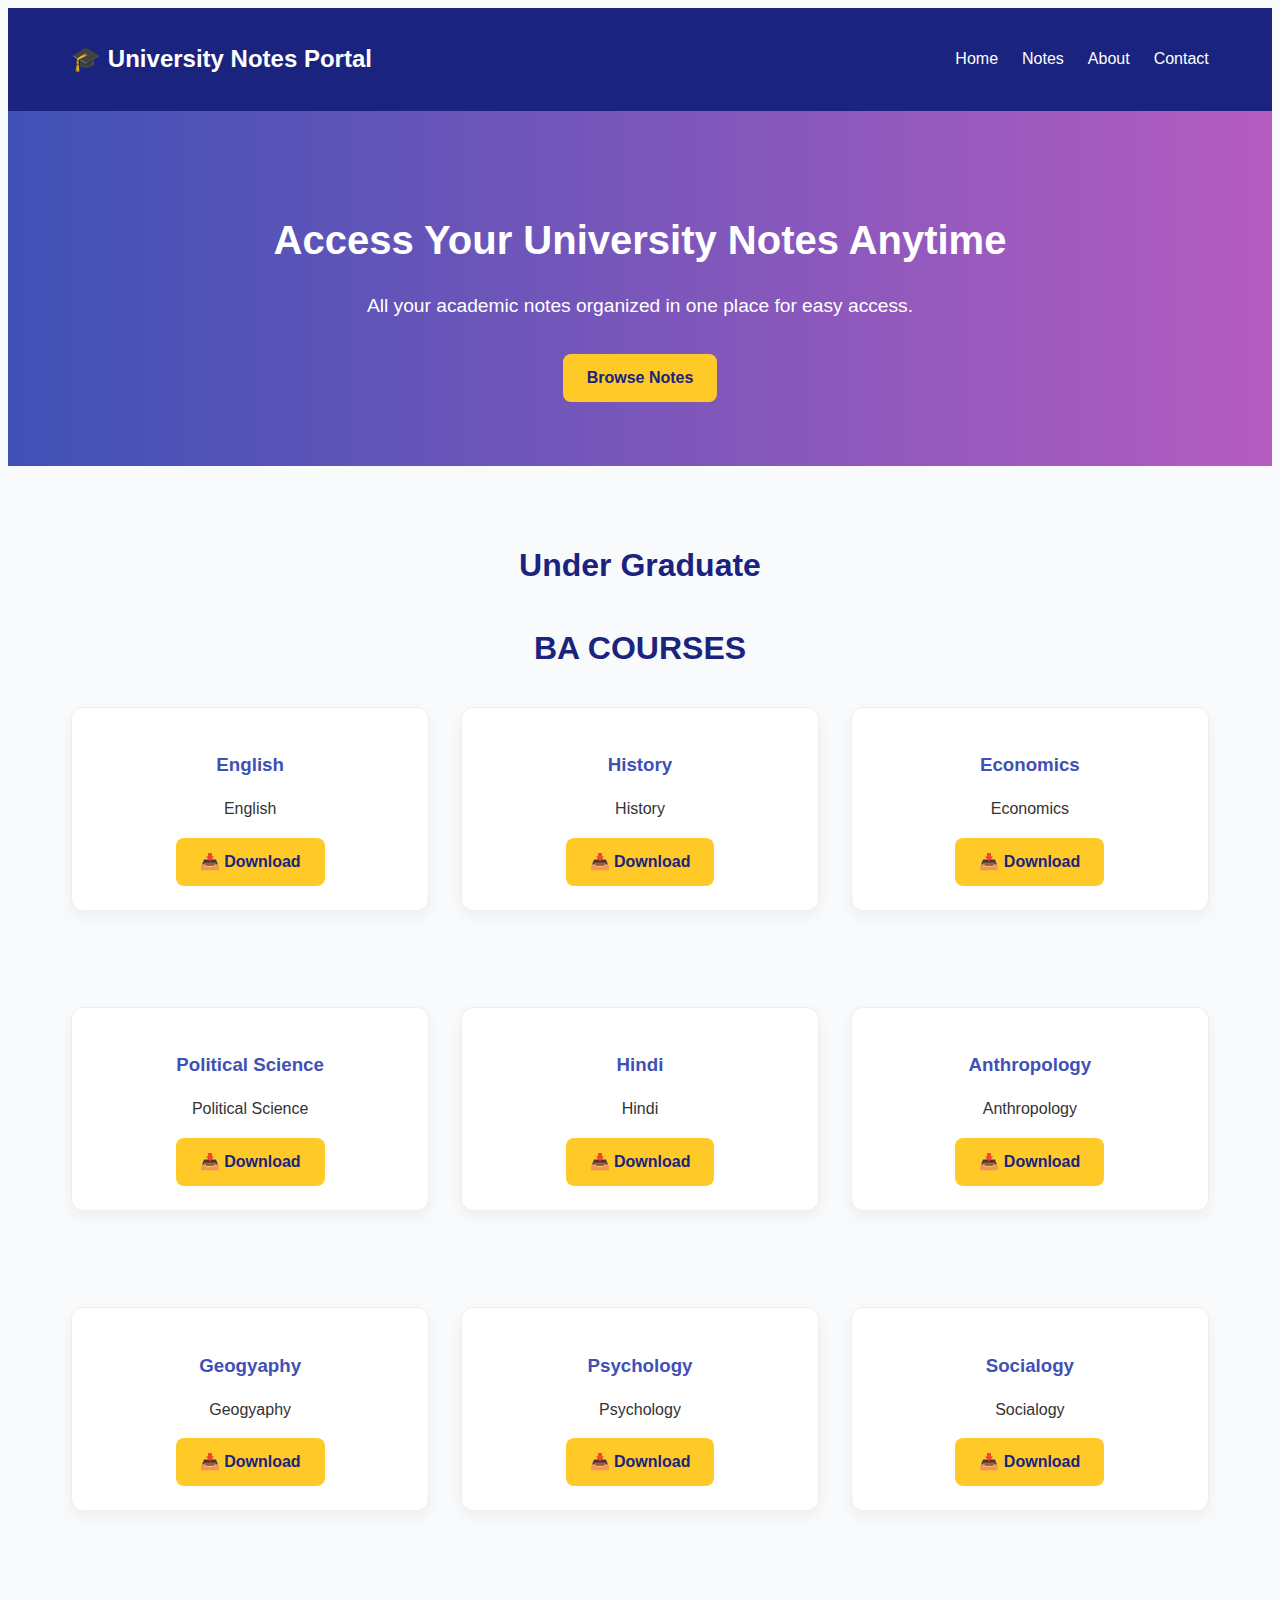
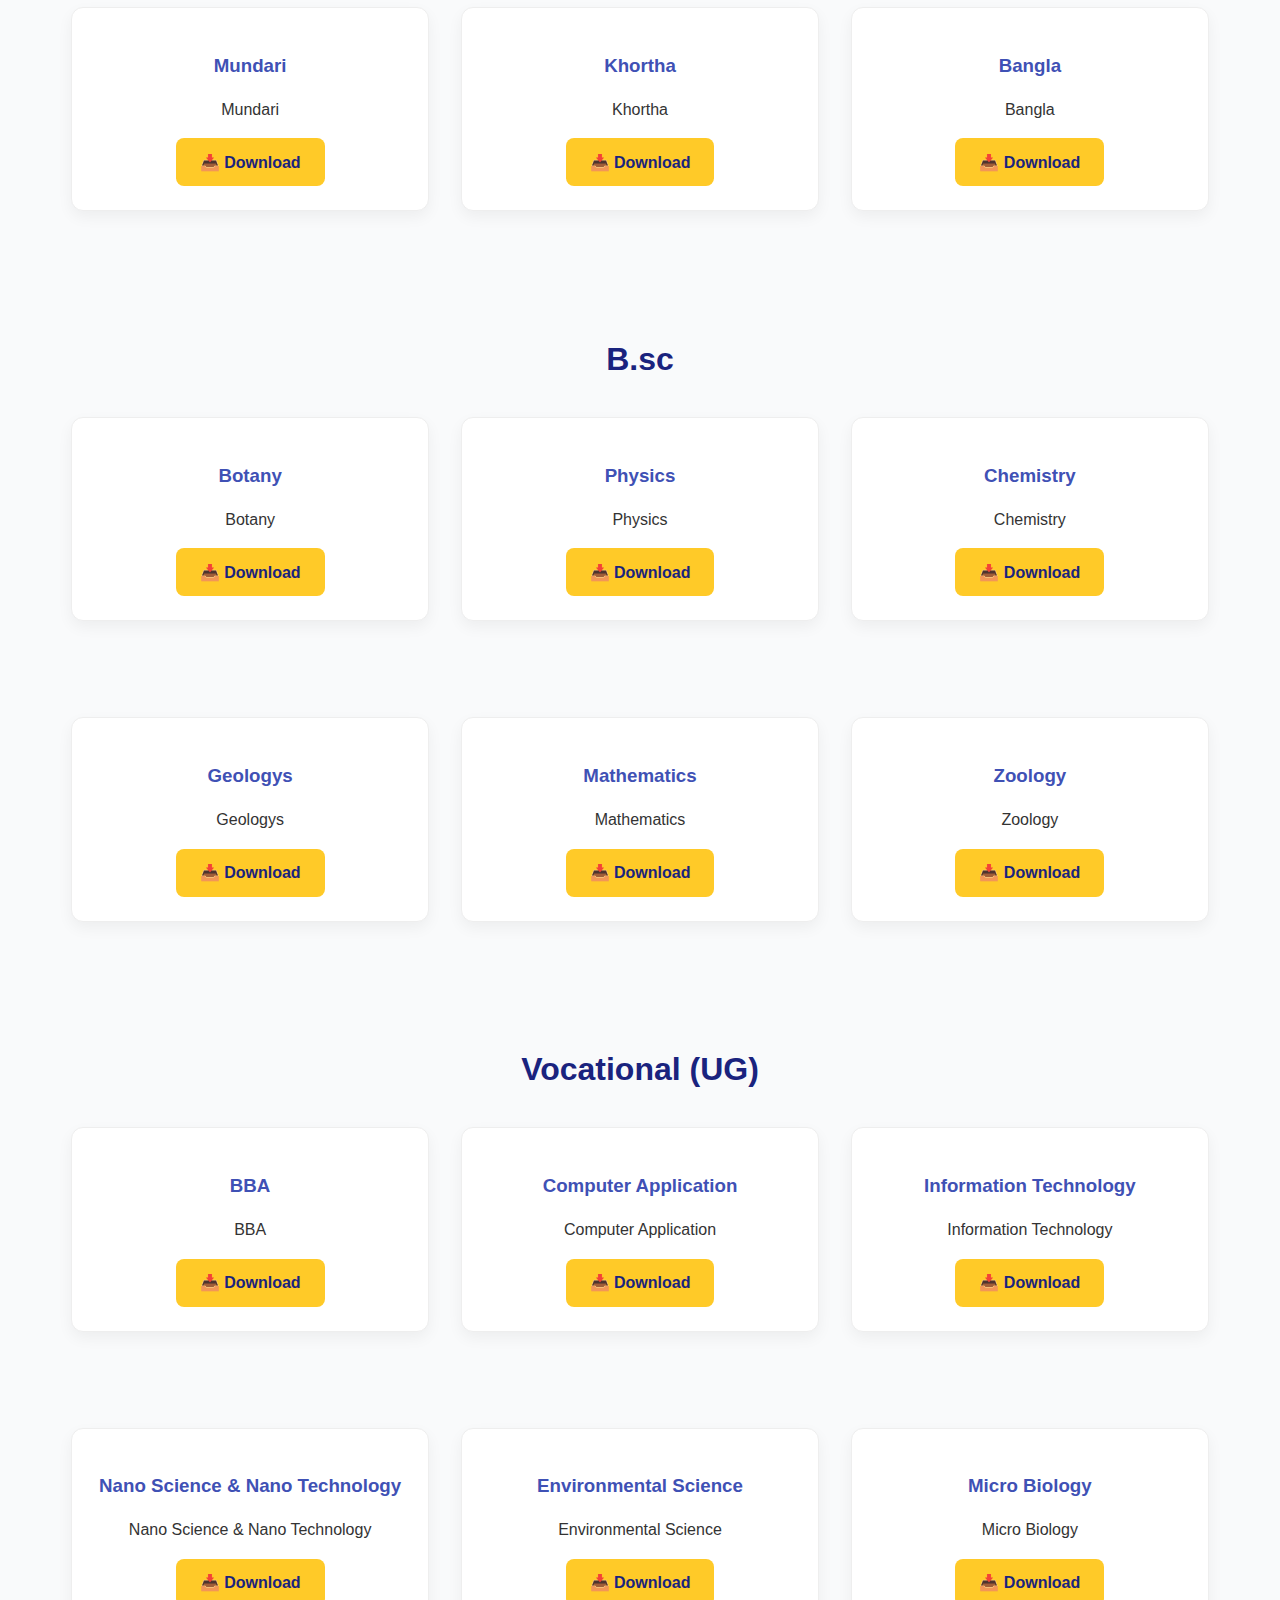
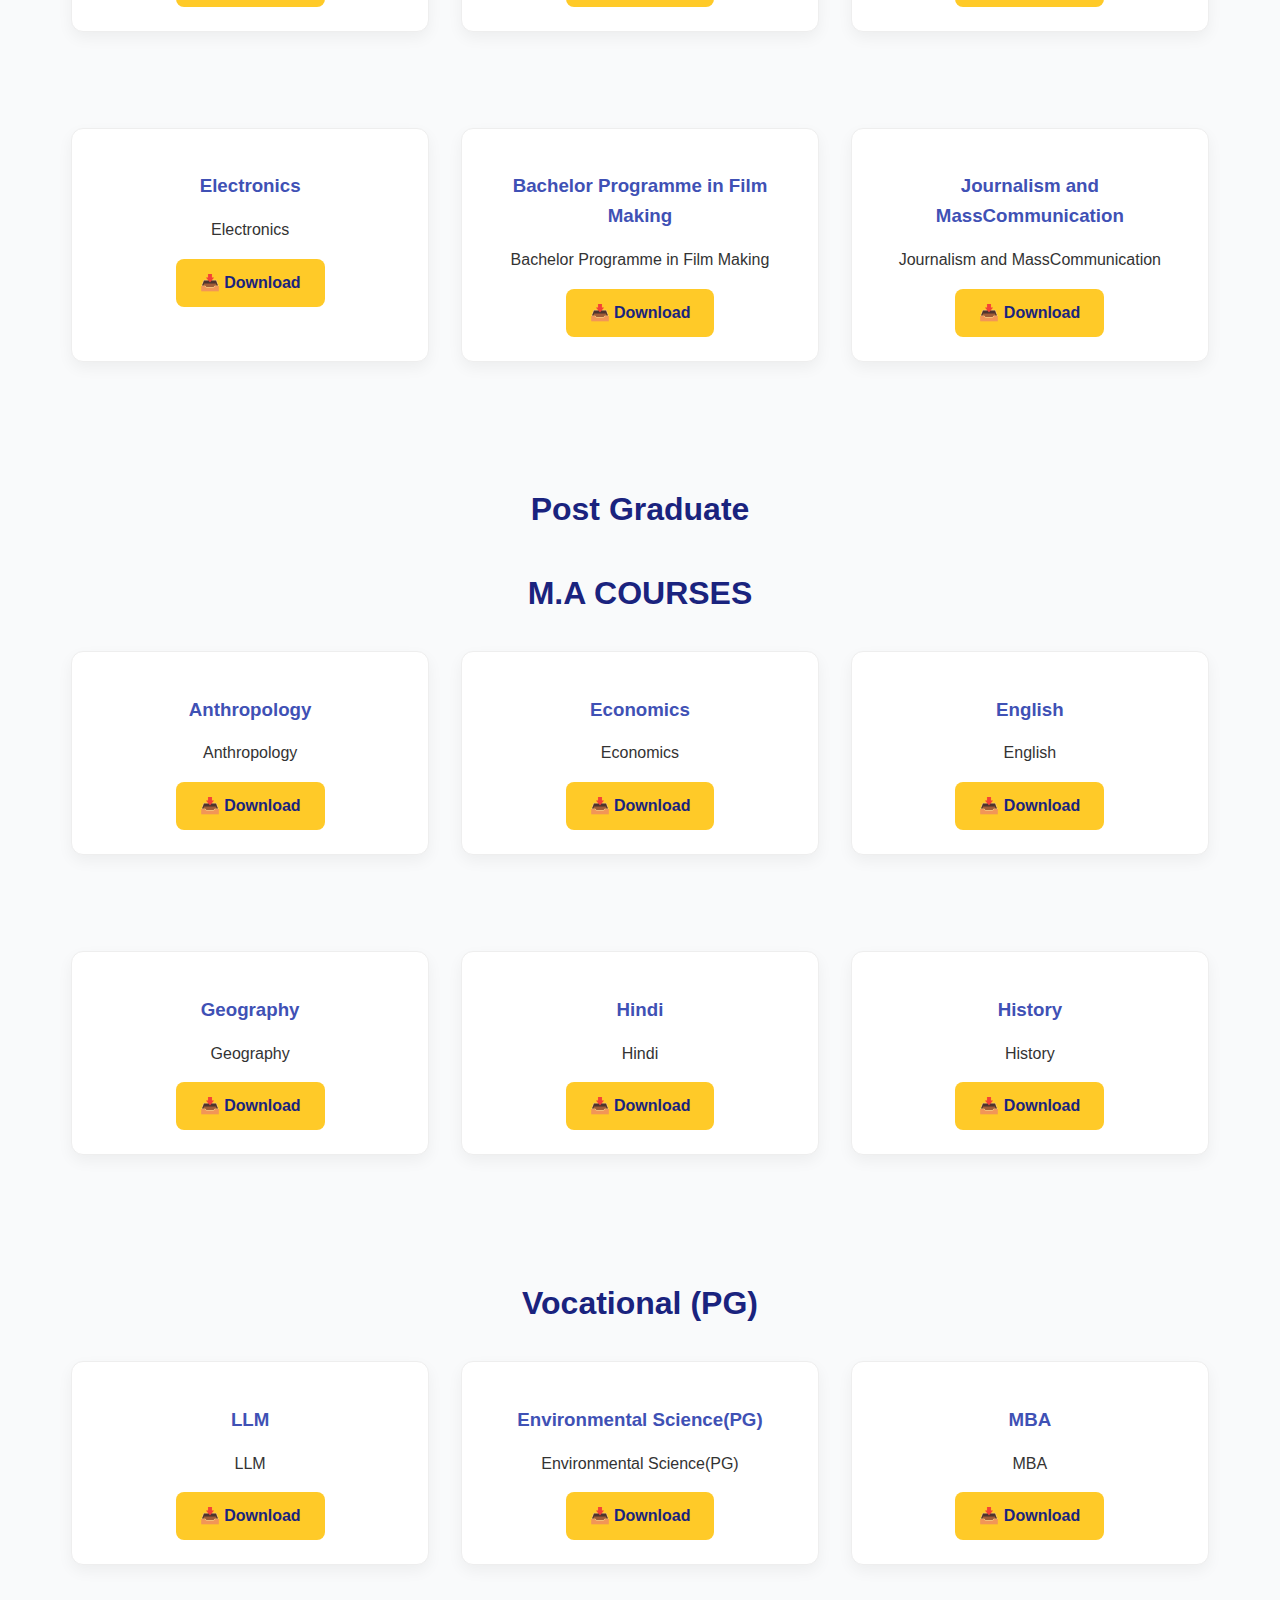
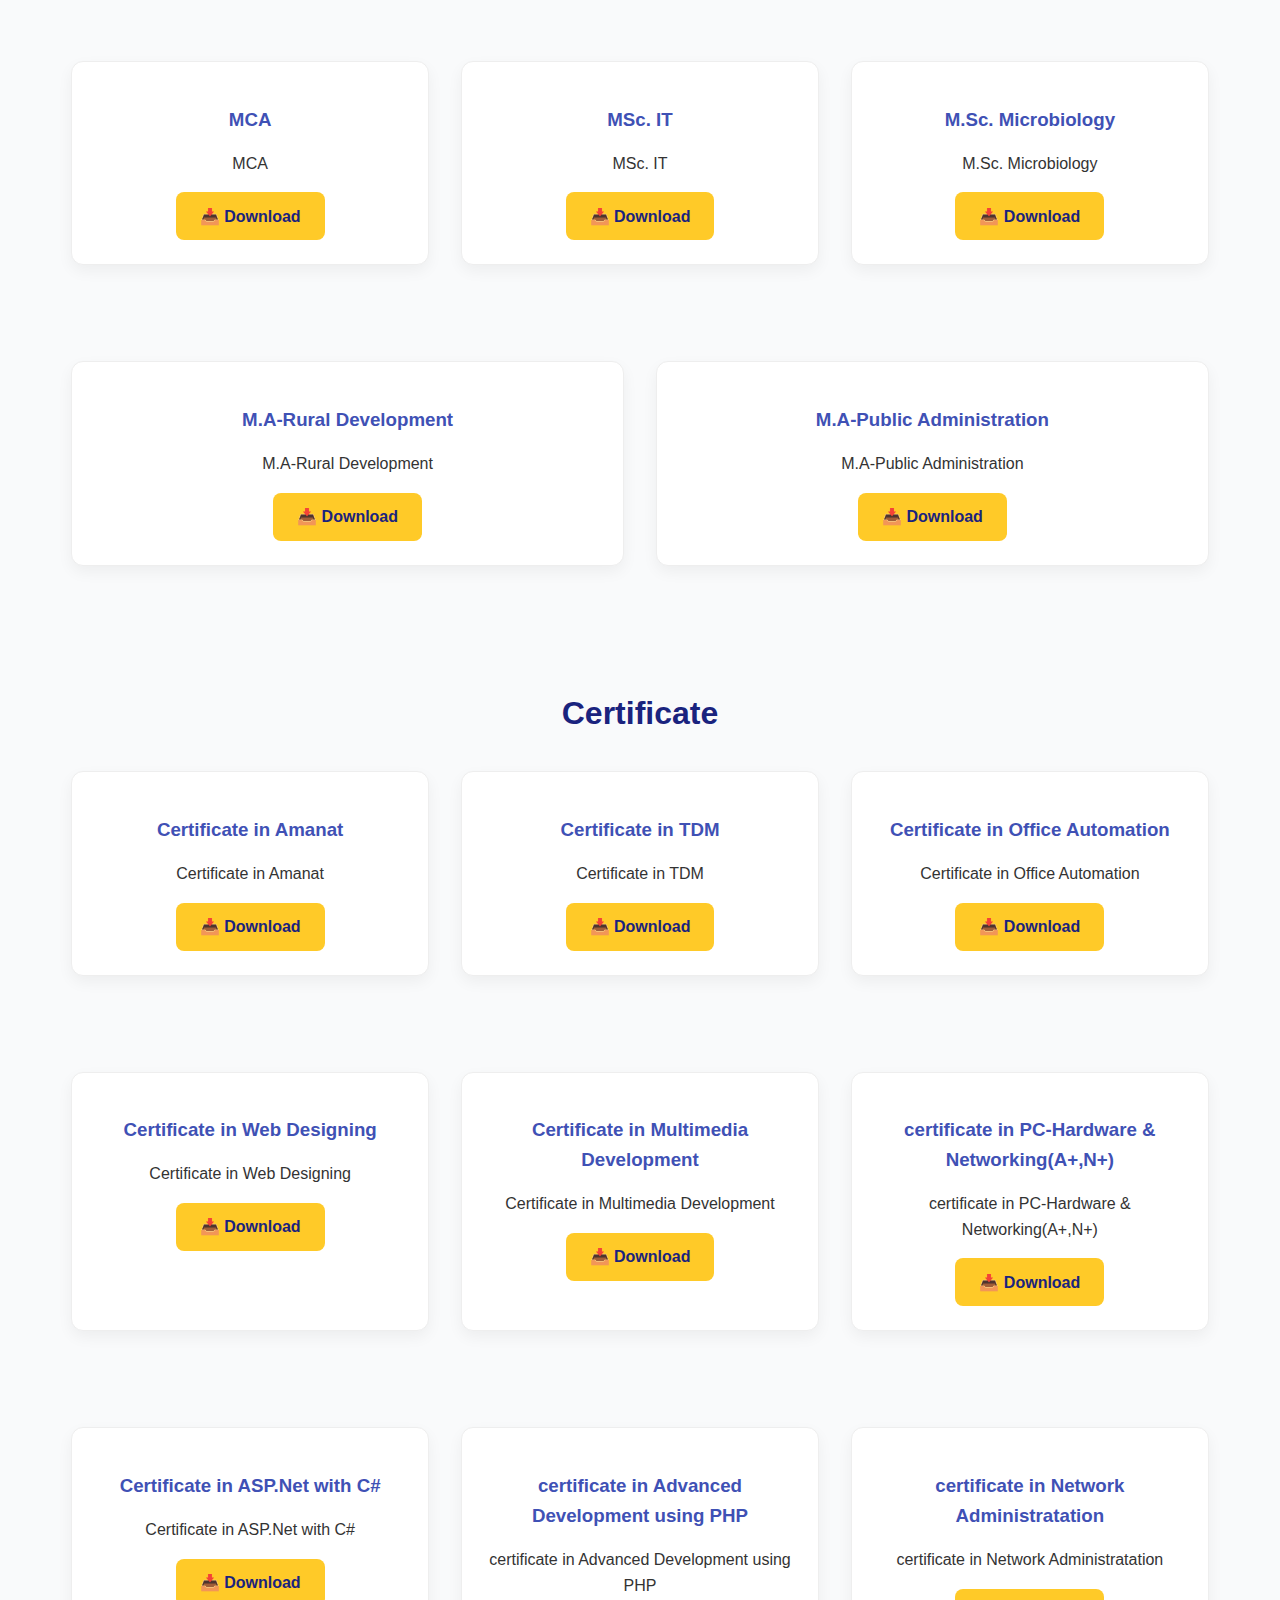
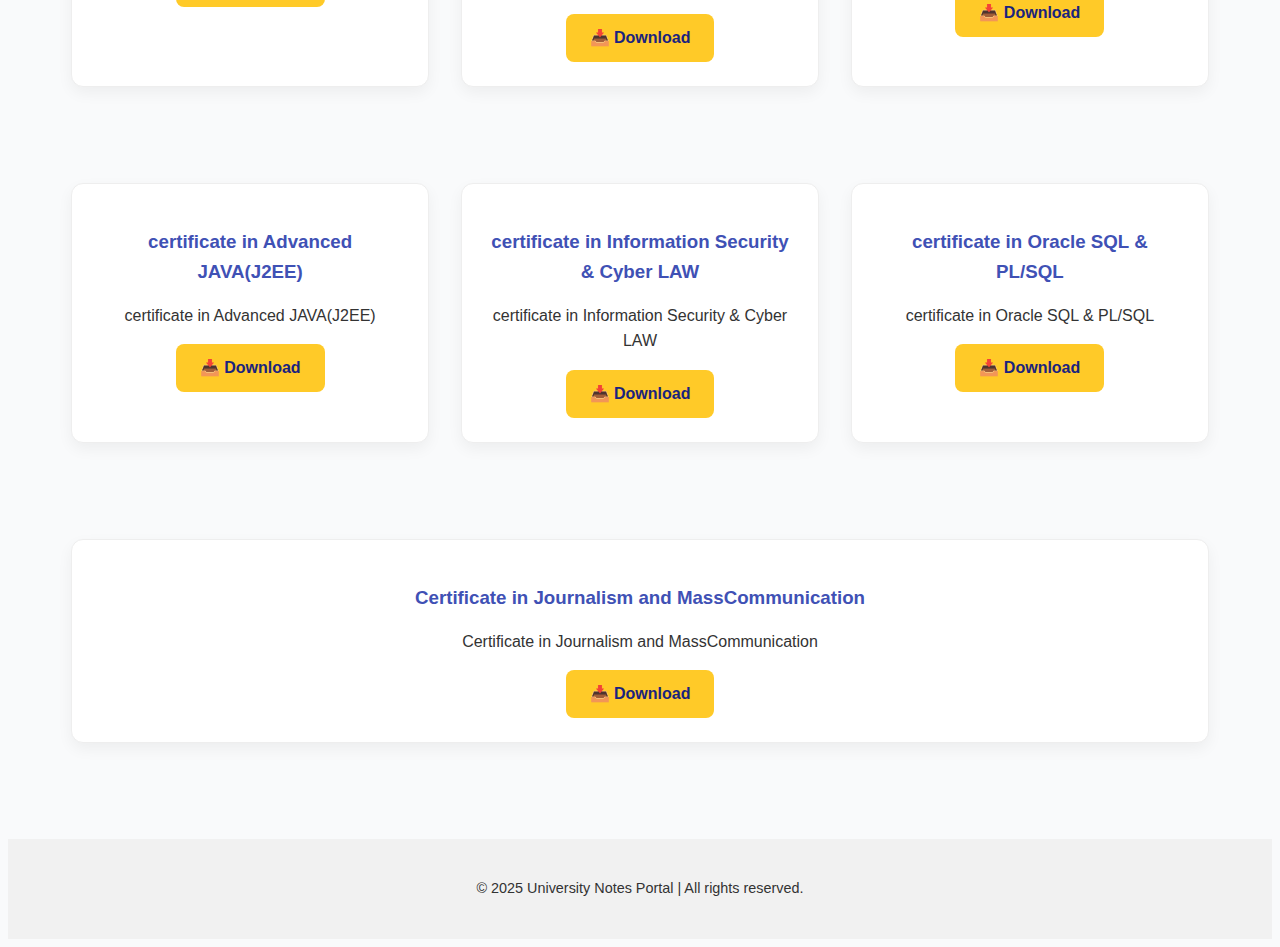
<file: index.html>
<!DOCTYPE html>
<html lang="en">
<head>
  <meta charset="UTF-8" />
  <meta name="viewport" content="width=device-width, initial-scale=1.0" />
  <title>University Notes Portal</title>
  <link rel="stylesheet" href="style.css" />
</head>
<body>

  <!-- Navbar -->
  <header>
    <div class="container nav">
      <h1 class="logo">🎓 University Notes Portal</h1>
      <nav>
        <ul class="nav-links">
          <li><a href="#">Home</a></li>
          <li><a href="#notes">Notes</a></li>
          <li><a href="about.html">About</a></li>
          <li><a href="contact.html">Contact</a></li>
        </ul>
      </nav>
    </div>
  </header>

  <!-- Hero Section -->
  <section class="hero">
    <div class="container">
      <h2>Access Your University Notes Anytime</h2>
      <p>All your academic notes organized in one place for easy access.</p>
      <a href="#notes" class="btn">Browse Notes</a>
    </div>
  </section>

  <!-- Notes Section -->
  <section class="notes-section" id="notes">
    <div class="container">
      <h2 class="section-title">Under Graduate</h2>
      <h2 class="section-title">BA COURSES</h2>
      <div class="notes-grid">
        <div class="note-card">
          <h3>English</h3>
          <p>English</p>
          <a href="https://drive.google.com/drive/folders/1Sfe1GZgCE5LyvqhF-HnLwfR7GpMi6tYX?usp=sharing" class="btn" download>📥 Download</a>
        </div>
        <div class="note-card">
          <h3>History</h3>
          <p>History</p>
          <a href="https://drive.google.com/drive/folders/1kkQqWu_fTuCFcDo4EeWLrD_IOzd0Eu3K?usp=sharing" class="btn" download>📥 Download</a>
        </div>
        <div class="note-card">
          <h3>Economics</h3>
          <p>Economics</p>
          <a href="https://drive.google.com/drive/folders/1g3PzD_6aKeO5RcHNIdhDuXQQie4J71Oc?usp=sharing" class="btn" download>📥 Download</a>
        </div>
      </div>
    </div>
  </section>


  <!-- Notes Section -->
  <section class="notes-section" id="notes">
    <div class="container">
      <!-- <h2 class="section-title">Available Subjects</h2> -->
      <div class="notes-grid">
        <div class="note-card">
          <h3>Political Science</h3>
          <p>Political Science</p>
          <a href="https://drive.google.com/drive/folders/1PlQ0tVplHlLB_fwuRusPPH_9iQvPx0ZY?usp=sharing" class="btn" download>📥 Download</a>
        </div>
        <div class="note-card">
          <h3>Hindi</h3>
          <p>Hindi</p>
          <a href="https://drive.google.com/drive/folders/1wI931e6pDTViReVEWR-v0H-H4DNLYNNB?usp=sharing" class="btn" download>📥 Download</a>
        </div>
        <div class="note-card">
          <h3>Anthropology </h3>
          <p>Anthropology</p>
          <a href="https://drive.google.com/drive/folders/1EHIkfrVHJwNZzIMInKKUQ-XXxNUJnNPs?usp=sharing" class="btn" download>📥 Download</a>
        </div>
      </div>
    </div>
  </section>



   <!-- Notes Section -->
  <section class="notes-section" id="notes">
    <div class="container">
      <!-- <h2 class="section-title">Pg Subjects</h2> -->
      <div class="notes-grid">
        <div class="note-card">
          <h3>Geogyaphy</h3>
          <p>Geogyaphy</p>
          <a href="https://drive.google.com/drive/folders/18CogHtDuEJDZdS9jRrZM5bZhtZXuu9V4?usp=sharing" class="btn" download>📥 Download</a>
        </div>
        <div class="note-card">
          <h3>Psychology</h3>
          <p>Psychology</p>
          <a href="https://drive.google.com/drive/folders/1nw5uAFTSagDSJWqObhZrg-CE7n0p__rV?usp=sharing" class="btn" download>📥 Download</a>
        </div>
        <div class="note-card">
          <h3>Socialogy</h3>
          <p>Socialogy</p>
          <a href="https://drive.google.com/drive/folders/1v34N6ZNr7JVA7ZmsNlpoRV4eMVE1D7rY?usp=sharing" class="btn" download>📥 Download</a>
        </div>
      </div>
    </div>
  </section>




   <!-- Notes Section -->
  <section class="notes-section" id="notes">
    <div class="container">
      <!-- <h2 class="section-title">Available Subjects</h2> -->
      <div class="notes-grid">
        <div class="note-card">
          <h3>Mundari</h3>
          <p>Mundari</p>
          <a href="https://drive.google.com/drive/folders/1dro6NrisHfCXRGGdA6IviEC51UKXyT3C?usp=sharing" class="btn" download>📥 Download</a>
        </div>
        <div class="note-card">
          <h3>Khortha </h3>
          <p>Khortha</p>
          <a href="https://drive.google.com/drive/folders/1WkZuNUekERLGvRxJ-A_7rBqATJ1zNiJt?usp=sharing" class="btn" download>📥 Download</a>
        </div>
        <div class="note-card">
          <h3>Bangla </h3>
          <p>Bangla</p>
          <a href="https://drive.google.com/drive/folders/17CIsaEL8O3VLeZGAB7JBm6lwGAW2vyDW?usp=sharing" class="btn" download>📥 Download</a>
        </div>
      </div>
    </div>
  </section>




   <!-- Notes Section -->
  <section class="notes-section" id="notes">
    <div class="container">
      <h2 class="section-title">B.sc </h2>
      <div class="notes-grid">
        <div class="note-card">
          <h3>Botany</h3>
          <p>Botany</p>
          <a href="https://drive.google.com/drive/folders/12xNZEhKsf51rZfUNGhg20AJOPDnz1up1?usp=sharing" class="btn" download>📥 Download</a>
        </div>
        <div class="note-card">
          <h3>Physics</h3>
          <p>Physics</p>
          <a href="https://drive.google.com/drive/folders/1ehRctqFMkkdxVVeOfaO0S3cylm5GlO3O?usp=sharing" class="btn" download>📥 Download</a>
        </div>
        <div class="note-card">
          <h3>Chemistry </h3>
          <p>Chemistry</p>
          <a href="https://drive.google.com/drive/folders/1_x5qeijvmc76RoYmm-zeDq5xtnIXjXeY?usp=sharing" class="btn" download>📥 Download</a>
        </div>
      </div>
    </div>
  </section>



   <!-- Notes Section -->
  <section class="notes-section" id="notes">
    <div class="container">
      <!-- <h2 class="section-title">Available Subjects</h2> -->
      <div class="notes-grid">
        <div class="note-card">
          <h3>Geologys</h3>
          <p>Geologys</p>
          <a href="https://drive.google.com/drive/folders/18ypRTuHkKbK5lIOec2lUjZpcSQtgyFhf?usp=sharing" class="btn" download>📥 Download</a>
        </div>
        <div class="note-card">
          <h3>Mathematics</h3>
          <p>Mathematics</p>
          <a href="https://drive.google.com/drive/folders/1g82SmyiQ7ohVQWFbhPwtJckoH6l4lGb-?usp=sharing" class="btn" download>📥 Download</a>
        </div>
        <div class="note-card">
          <h3>Zoology </h3>
          <p>Zoology</p>
          <a href="https://drive.google.com/drive/folders/1V7_NE4f4ID18Hc4r-_8kK42ubbrJez0X?usp=sharing" class="btn" download>📥 Download</a>
        </div>
      </div>
    </div>
  </section>


    <!-- Notes Section -->
  <section class="notes-section" id="notes">
    <div class="container">
      <h2 class="section-title">Vocational (UG)</h2>
      <div class="notes-grid">
        <div class="note-card">
          <h3>BBA</h3>
          <p>BBA</p>
          <a href="https://drive.google.com/drive/folders/1o51mzIMQLbD4l8WGOM4FNvTlAmk77zDI?usp=sharing" class="btn" download>📥 Download</a>
        </div>
        <div class="note-card">
          <h3>Computer Application</h3>
          <p>Computer Application</p>
          <a href="https://drive.google.com/drive/folders/1qOFXvqhy9aN1a8hUtSrkC-aaDup-2tL_?usp=sharing" class="btn" download>📥 Download</a>
        </div>
        <div class="note-card">
          <h3> Information Technology</h3>
          <p>Information Technology</p>
          <a href="https://drive.google.com/drive/folders/1zTeGgDY-NasM7l3-Gf_eQ-BEtY454FD7?usp=sharing" class="btn" download>📥 Download</a>
        </div>
      </div>
    </div>
  </section>



    <!-- Notes Section -->
  <section class="notes-section" id="notes">
    <div class="container">
      <!-- <h2 class="section-title">Available Subjects</h2> -->
      <div class="notes-grid">
        <div class="note-card">
          <h3>Nano Science & Nano Technology</h3>
          <p>Nano Science & Nano Technology</p>
          <a href="https://drive.google.com/drive/folders/17yk2EJHu7H9QE9YM2PKh2FtzaN4Xcc7v?usp=sharing" class="btn" download>📥 Download</a>
        </div>
        <div class="note-card">
          <h3>Environmental Science</h3>
          <p>Environmental Science</p>
          <a href="https://drive.google.com/drive/folders/1FOZr2GjmKWP2vcIuLky59Jc0lvi13Xa_?usp=sharing" class="btn" download>📥 Download</a>
        </div>
        <div class="note-card">
          <h3>Micro Biology </h3>
          <p>Micro Biology </p>
          <a href="https://drive.google.com/drive/folders/1tJaKQaaGK4hiTbwKT-6-8e82mimjuM9J?usp=sharing" class="btn" download>📥 Download</a>
        </div>
      </div>
    </div>
  </section>




    <!-- Notes Section -->
  <section class="notes-section" id="notes">
    <div class="container">
      <!-- <h2 class="section-title">Available Subjects</h2> -->
      <div class="notes-grid">
        <div class="note-card">
          <h3>Electronics</h3>
          <p>Electronics</p>
          <a href="https://drive.google.com/drive/folders/1RPdQgnN9kiM1WAnfK4cYFAk1MN4LpWI1?usp=sharing" class="btn" download>📥 Download</a>
        </div>
        <div class="note-card">
          <h3>Bachelor Programme in Film Making</h3>
          <p>Bachelor Programme in Film Making</p>
          <a href="https://drive.google.com/drive/folders/1jn5s2XVERlk_ctZ0MpQcy_myOcnwt1zr?usp=sharing" class="btn" download>📥 Download</a>
        </div>
        <div class="note-card">
          <h3>Journalism and MassCommunication </h3>
          <p>Journalism and MassCommunication</p>
          <a href="https://drive.google.com/drive/folders/1o1hWy8AWVdgjwJl88AEHP7454fiSBRoc?usp=sharing" class="btn" download>📥 Download</a>
        </div>
      </div>
    </div>
  </section>




    <!-- Notes Section -->
  <section class="notes-section" id="notes">
    <div class="container">
      <h2 class="section-title">Post Graduate</h2>
      <h2 class="section-title">M.A COURSES</h2>
      <div class="notes-grid">
        <div class="note-card">
          <h3>Anthropology</h3>
          <p>Anthropology</p>
          <a href="https://drive.google.com/drive/folders/1I4-zl2Ee7NraA36U3Wm5rtANiZJbVwvT?usp=sharing" class="btn" download>📥 Download</a>
        </div>
        <div class="note-card">
          <h3>Economics </h3>
          <p>Economics</p>
          <a href="https://drive.google.com/drive/folders/167OYWbCX5m6kQX8lVSCoz7qwPJGx643E?usp=sharing" class="btn" download>📥 Download</a>
        </div>
        <div class="note-card">
          <h3>English  </h3>
          <p>English </p>
          <a href="https://drive.google.com/drive/folders/1U2e5pZlgFIV1NbOeITOtcEAjUoExCqBo?usp=sharing" class="btn" download>📥 Download</a>
        </div>
      </div>
    </div>
  </section>



    <!-- Notes Section -->
  <section class="notes-section" id="notes">
    <div class="container">
      <!-- <h2 class="section-title">Available Subjects</h2> -->
      <div class="notes-grid">
        <div class="note-card">
          <h3>Geography </h3>
          <p>Geography</p>
          <a href="https://drive.google.com/drive/folders/127zD-Cci0aVx80V0_QP3z74J656iHRnP?usp=sharing" class="btn" download>📥 Download</a>
        </div>
        <div class="note-card">
          <h3>Hindi </h3>
          <p>Hindi </p>
          <a href="https://drive.google.com/drive/folders/19OJuX6UmCbf64SinC3kvyjf1RsRdlrNF?usp=sharing" class="btn" download>📥 Download</a>
        </div>
        <div class="note-card">
          <h3>History </h3>
          <p>History</p>
          <a href="https://drive.google.com/drive/folders/1cYc7_RF5YuOI0tkA_swnAUzmLLMxLHWV?usp=sharing" class="btn" download>📥 Download</a>
        </div>
      </div>
    </div>
  </section>



     <!-- Notes Section -->
  <section class="notes-section" id="notes">
    <div class="container">
      <h2 class="section-title">Vocational (PG)</h2>
      <div class="notes-grid">
        <div class="note-card">
          <h3>LLM </h3>
          <p>LLM </p>
          <a href="https://drive.google.com/drive/folders/1-dfRNGeh1npzigU9Ec0GIuoxmprkXzZ_?usp=sharing" class="btn" download>📥 Download</a>
        </div>
        <div class="note-card">
          <h3>Environmental Science(PG) </h3>
          <p>Environmental Science(PG)</p>
          <a href="https://drive.google.com/drive/folders/1i20OyIoAFUlTnLp1rH31RIaPDxZ1CZ5i?usp=sharing" class="btn" download>📥 Download</a>
        </div>
        <div class="note-card">
          <h3>MBA </h3>
          <p>MBA</p>
          <a href="https://drive.google.com/drive/folders/15odCZ8VDeXy1a-LWTJ6tPty1xq-hdVve?usp=sharing" class="btn" download>📥 Download</a>
        </div>
      </div>
    </div>
  </section>



     <!-- Notes Section -->
  <section class="notes-section" id="notes">
    <div class="container">
      <!-- <h2 class="section-title">Available Subjects</h2> -->
      <div class="notes-grid">
        <div class="note-card">
          <h3>MCA </h3>
          <p>MCA</p>
          <a href="https://drive.google.com/drive/folders/1U1ioi3VlobsBsJAxz8ZwnJ7g9bvj749U?usp=sharing" class="btn" download>📥 Download</a>
        </div>
        <div class="note-card">
          <h3>MSc. IT </h3>
          <p>MSc. IT</p>
          <a href="https://drive.google.com/drive/folders/1th7ajQ8nIDz1UzDi_5M746Tcjp0glNyt?usp=sharing" class="btn" download>📥 Download</a>
        </div>
        <div class="note-card">
          <h3>M.Sc. Microbiology </h3>
          <p>M.Sc. Microbiology</p>
          <a href="https://drive.google.com/drive/folders/1wPus5Z8vKXh-7XlC0lalTUpwDhJnsH6M?usp=sharing" class="btn" download>📥 Download</a>
        </div>
      </div>
    </div>
  </section>


     <!-- Notes Section -->
  <section class="notes-section" id="notes">
    <div class="container">
      <!-- <h2 class="section-title">Available Subjects</h2> -->
      <div class="notes-grid">
        <div class="note-card">
          <h3>M.A-Rural Development </h3>
          <p>M.A-Rural Development </p>
          <a href="https://drive.google.com/drive/folders/110vx_TsQJ1JPvo9OjxdTiQihbcZ0Bx5K?usp=sharing" class="btn" download>📥 Download</a>
        </div>
        <div class="note-card">
          <h3>M.A-Public Administration </h3>
          <p>M.A-Public Administration</p>
          <a href="https://drive.google.com/drive/folders/1cAVzlAflOdXK3tkt6WEczcejmSJ4gj-u?usp=sharing" class="btn" download>📥 Download</a>
        </div>
        <!-- <div class="note-card">
          <h3>History </h3>
          <p>Programming, Data Structures</p>
          <a href="notes/cs.pdf" class="btn" download>📥 Download</a>
        </div> -->
      </div>
    </div>
  </section>


  <!-- certificate courses  -->

   <!-- Notes Section -->
  <section class="notes-section" id="notes">
    <div class="container">
      <h2 class="section-title">Certificate</h2>
      <div class="notes-grid">
        <div class="note-card">
          <h3>Certificate in Amanat </h3>
          <p>Certificate in Amanat</p>
          <a href="notes/math.pdf" class="btn" download>📥 Download</a>
        </div>
        <div class="note-card">
          <h3>Certificate in TDM </h3>
          <p>Certificate in TDM</p>
          <a href="notes/physics.pdf" class="btn" download>📥 Download</a>
        </div>
        <div class="note-card">
          <h3>Certificate in Office Automation </h3>
          <p>Certificate in Office Automation</p>
          <a href="notes/cs.pdf" class="btn" download>📥 Download</a>
        </div>
      </div>
    </div>
  </section>

   <section class="notes-section" id="notes">
    <div class="container">
      <!-- <h2 class="section-title">Certificate</h2> -->
      <div class="notes-grid">
        <div class="note-card">
          <h3>Certificate in Web Designing </h3>
          <p>Certificate in Web Designing</p>
          <a href="notes/math.pdf" class="btn" download>📥 Download</a>
        </div>
        <div class="note-card">
          <h3>Certificate in Multimedia Development </h3>
          <p>Certificate in Multimedia Development</p>
          <a href="notes/physics.pdf" class="btn" download>📥 Download</a>
        </div>
        <div class="note-card">
          <h3>certificate in PC-Hardware & Networking(A+,N+) </h3>
          <p>certificate in PC-Hardware & Networking(A+,N+)</p>
          <a href="notes/cs.pdf" class="btn" download>📥 Download</a>
        </div>
      </div>
    </div>
  </section>


   <section class="notes-section" id="notes">
    <div class="container">
      <!-- <h2 class="section-title">Certificate</h2> -->
      <div class="notes-grid">
        <div class="note-card">
          <h3>Certificate in ASP.Net with C# </h3>
          <p>Certificate in ASP.Net with C# </p>
          <a href="notes/math.pdf" class="btn" download>📥 Download</a>
        </div>
        <div class="note-card">
          <h3>certificate in Advanced Development using PHP </h3>
          <p>certificate in Advanced Development using PHP</p>
          <a href="notes/physics.pdf" class="btn" download>📥 Download</a>
        </div>
        <div class="note-card">
          <h3>certificate in Network Administratation </h3>
          <p>certificate in Network Administratation</p>
          <a href="notes/cs.pdf" class="btn" download>📥 Download</a>
        </div>
      </div>
    </div>
  </section>

   <section class="notes-section" id="notes">
    <div class="container">
      <!-- <h2 class="section-title">Certificate</h2> -->
      <div class="notes-grid">
        <div class="note-card">
          <h3>certificate in Advanced JAVA(J2EE) </h3>
          <p>certificate in Advanced JAVA(J2EE)</p>
          <a href="notes/math.pdf" class="btn" download>📥 Download</a>
        </div>
        <div class="note-card">
          <h3>certificate in Information Security & Cyber LAW </h3>
          <p>certificate in Information Security & Cyber LAW</p>
          <a href="notes/physics.pdf" class="btn" download>📥 Download</a>
        </div>
        <div class="note-card">
          <h3>certificate in Oracle SQL & PL/SQL </h3>
          <p>certificate in Oracle SQL & PL/SQL</p>
          <a href="notes/cs.pdf" class="btn" download>📥 Download</a>
        </div>
      </div>
    </div>
  </section>


 <section class="notes-section" id="notes">
    <div class="container">
      <!-- <h2 class="section-title">Certificate</h2> -->
      <div class="notes-grid">
        <div class="note-card">
          <h3>Certificate in Journalism and MassCommunication </h3>
          <p>Certificate in Journalism and MassCommunication</p>
          <a href="notes/math.pdf" class="btn" download>📥 Download</a>
        </div>
        <!-- <div class="note-card">
          <h3>certificate in Advanced Development using PHP </h3>
          <p>Mechanics, Thermodynamics</p>
          <a href="notes/physics.pdf" class="btn" download>📥 Download</a>
        </div>
        <div class="note-card">
          <h3>certificate in Network Administratation </h3>
          <p>Programming, Data Structures</p>
          <a href="notes/cs.pdf" class="btn" download>📥 Download</a>
        </div> -->
      </div>
    </div>
  </section>



  <!-- Footer -->
  <footer>
    <div class="container">
      <p>© 2025 University Notes Portal | All rights reserved.</p>
    </div>
  </footer>

</body>
</html>
</file>
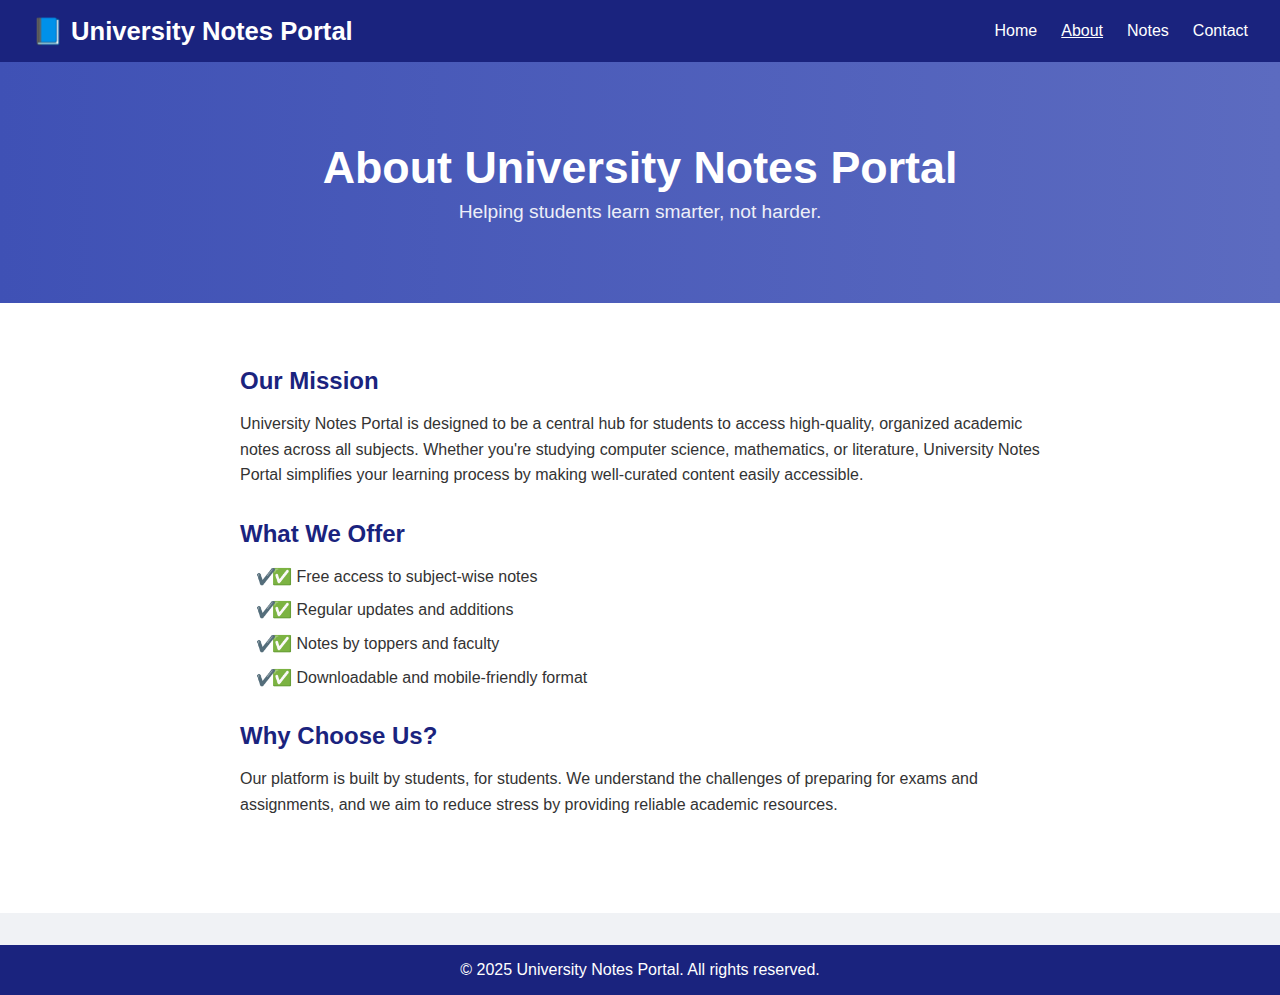
<file: about.html>
<!DOCTYPE html>
<html lang="en">
<head>
  <meta charset="UTF-8" />
  <meta name="viewport" content="width=device-width, initial-scale=1.0"/>
  <title>About | University Notes Portal</title>
  <link rel="stylesheet" href="about.css" />
</head>
<body>
  <header>
    <div class="logo">📘 University Notes Portal</div>
    <nav>
      <ul>
        <li><a href="index.html">Home</a></li>
        <li><a href="about.html" class="active">About</a></li>
        <li><a href="index.html">Notes</a></li>
        <li><a href="contact.html">Contact</a></li>
      </ul>
    </nav>
  </header>

  <section class="about-hero">
    <div class="content">
      <h1>About University Notes Portal</h1>
      <p>Helping students learn smarter, not harder.</p>
    </div>
  </section>

  <section class="about-info">
    <div class="container">
      <h2>Our Mission</h2>
      <p>
        University Notes Portal is designed to be a central hub for students to access high-quality,
        organized academic notes across all subjects. Whether you're studying computer science, mathematics, or literature,
        University Notes Portal simplifies your learning process by making well-curated content easily accessible.
      </p>

      <h2>What We Offer</h2>
      <ul>
        <li>✅ Free access to subject-wise notes</li>
        <li>✅ Regular updates and additions</li>
        <li>✅ Notes by toppers and faculty</li>
        <li>✅ Downloadable and mobile-friendly format</li>
      </ul>

      <h2>Why Choose Us?</h2>
      <p>
        Our platform is built by students, for students. We understand the challenges
        of preparing for exams and assignments, and we aim to reduce stress by providing reliable academic resources.
      </p>
    </div>
  </section>

  <footer>
    <p>© 2025 University Notes Portal. All rights reserved.</p>
  </footer>
</body>
</html>
</file>
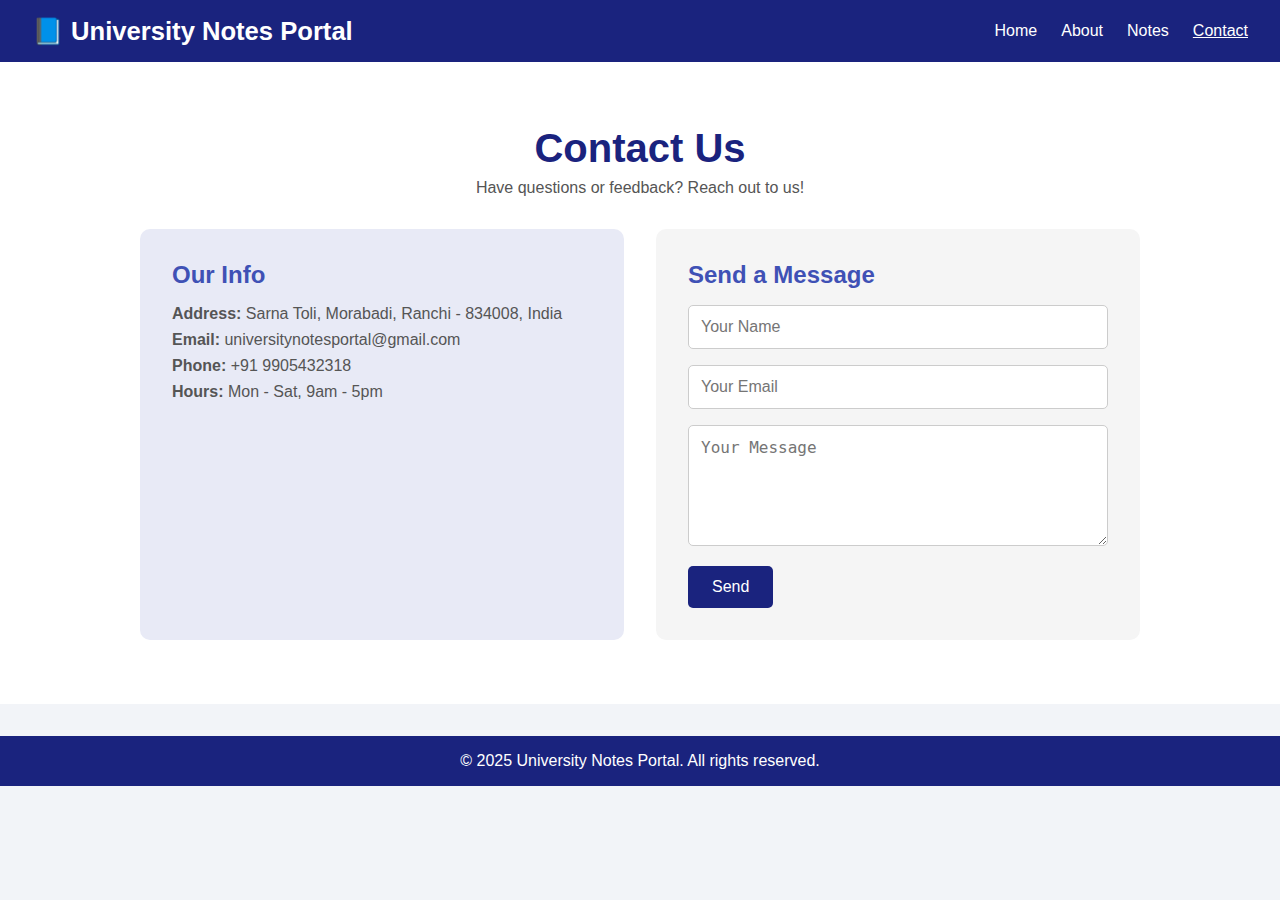
<file: contact.html>
<!DOCTYPE html>
<html lang="en">
<head>
  <meta charset="UTF-8" />
  <meta name="viewport" content="width=device-width, initial-scale=1.0"/>
  <title>Contact | University Notes Portal</title>
  <link rel="stylesheet" href="contact.css" />
</head>
<body>
  <header>
    <div class="logo">📘 University Notes Portal</div>
    <nav>
      <ul>
        <li><a href="index.html">Home</a></li>
        <li><a href="about.html">About</a></li>
        <li><a href="index.html">Notes</a></li>
        <li><a href="contact.html" class="active">Contact</a></li>
      </ul>
    </nav>
  </header>

  <section class="contact-section">
    <h1>Contact Us</h1>
    <p>Have questions or feedback? Reach out to us!</p>

    <div class="contact-container">
      <div class="contact-info">
        <h2>Our Info</h2>
        <p><strong>Address:</strong> Sarna Toli, Morabadi, Ranchi - 834008, India</p>
        <p><strong>Email:</strong> universitynotesportal@gmail.com</p>
        <p><strong>Phone:</strong> +91 9905432318</p>
        <p><strong>Hours:</strong> Mon - Sat, 9am - 5pm</p>
      </div>

      <form class="contact-form">
        <h2>Send a Message</h2>
        <input type="text" name="name" placeholder="Your Name" required />
        <input type="email" name="email" placeholder="Your Email" required />
        <textarea name="message" rows="5" placeholder="Your Message" required></textarea>
        <button type="submit">Send</button>
      </form>
    </div>
  </section>

  <footer>
    <p>© 2025 University Notes Portal. All rights reserved.</p>
  </footer>
</body>
</html>
</file>
<file: style.css>
* Base styles */
* {
  margin: 0;
  padding: 0;
  box-sizing: border-box;
}

body {
  font-family: "Segoe UI", sans-serif;
  background-color: #f9fafb;
  color: #333;
  line-height: 1.6;
}

.container {
  width: 90%;
  max-width: 1200px;
  margin: auto;
}

/* Navbar */
header {
  background-color: #1a237e;
  padding: 1rem 0;
  color: white;
}

.nav {
  display: flex;
  justify-content: space-between;
  align-items: center;
}

.logo {
  font-size: 1.5rem;
  font-weight: bold;
}

.nav-links {
  list-style: none;
  display: flex;
  gap: 1.5rem;
}

.nav-links a {
  text-decoration: none;
  color: white;
  font-weight: 500;
}

.nav-links a:hover {
  text-decoration: underline;
}

/* Hero section #5c6bc0 */ 
.hero {
  background: linear-gradient(to right, #3f51b5, #b55cc0);
  color: white;
  text-align: center;
  padding: 4rem 2rem;
}

.hero h2 {
  font-size: 2.5rem;
  margin-bottom: 1rem;
}

.hero p {
  font-size: 1.2rem;
  margin-bottom: 2rem;
}

.btn {
  display: inline-block;
  background-color: #ffca28;
  color: #1a237e;
  padding: 0.7rem 1.5rem;
  border-radius: 8px;
  text-decoration: none;
  font-weight: bold;
  transition: background 0.3s ease;
}

.btn:hover {
  background-color: #ffc107;
}

/* Notes section */
.notes-section {

  padding: 3rem 0;
}


.section-title {
  text-align: center;
  font-size: 2rem;
  margin-bottom: 2rem;
  color: #1a237e;
}

.notes-grid {
  display: grid;
  grid-template-columns: repeat(auto-fit, minmax(250px, 1fr));
  gap: 2rem;
}

.note-card {
  background: white;
  padding: 1.5rem;
  border-radius: 12px;
  box-shadow: 0 6px 15px rgba(0, 0, 0, 0.05);
  text-align: center;
  border: 1px solid #eee;
}

.note-card h3 {
  color: #3f51b5;
  margin-bottom: 0.5rem;
}

.note-card p {
  margin-bottom: 1rem;
}

/* Footer */
footer {
  background-color: #f1f1f1;
  text-align: center;
  padding: 1.5rem 0;
  font-size: 0.9rem;
  margin-top: 3rem;
}
</file>
<file: about.css>
* {
  margin: 0;
  padding: 0;
  box-sizing: border-box;
}

body {
  font-family: 'Segoe UI', sans-serif;
  background-color: #f0f2f5;
  color: #333;
}

header {
  background: #1a237e;
  color: white;
  display: flex;
  justify-content: space-between;
  padding: 1rem 2rem;
  align-items: center;
  box-shadow: 0 2px 6px rgba(0, 0, 0, 0.1);
}

.logo {
  font-size: 1.6rem;
  font-weight: bold;
}

nav ul {
  display: flex;
  list-style: none;
  gap: 1.5rem;
}

nav a {
  color: white;
  text-decoration: none;
  font-weight: 500;
}

nav a.active {
  text-decoration: underline;
}

.about-hero {
  background: linear-gradient(to right, #3f51b5, #5c6bc0);
  color: white;
  padding: 5rem 2rem;
  text-align: center;
}

.about-hero h1 {
  font-size: 2.8rem;
  margin-bottom: 0.5rem;
}

.about-hero p {
  font-size: 1.2rem;
  opacity: 0.9;
}

.about-info {
  background: white;
  padding: 4rem 2rem;
}

.about-info .container {
  max-width: 800px;
  margin: auto;
}

.about-info h2 {
  color: #1a237e;
  margin-bottom: 1rem;
}

.about-info p, .about-info ul {
  margin-bottom: 2rem;
  line-height: 1.6;
}

.about-info ul {
  list-style: none;
  padding-left: 1rem;
}

.about-info ul li {
  padding-left: 1rem;
  position: relative;
  margin-bottom: 0.5rem;
}

.about-info ul li::before {
  content: "✔️";
  position: absolute;
  left: 0;
  color: #43a047;
}

footer {
  background: #1a237e;
  color: white;
  text-align: center;
  padding: 1rem;
  margin-top: 2rem;
}
</file>
<file: contact.css>
* {
  margin: 0;
  padding: 0;
  box-sizing: border-box;
}

body {
  font-family: 'Segoe UI', sans-serif;
  background-color: #f2f4f8;
  color: #333;
}

header {
  background: #1a237e;
  color: white;
  display: flex;
  justify-content: space-between;
  padding: 1rem 2rem;
  align-items: center;
}

.logo {
  font-size: 1.6rem;
  font-weight: bold;
}

nav ul {
  list-style: none;
  display: flex;
  gap: 1.5rem;
}

nav a {
  color: white;
  text-decoration: none;
  font-weight: 500;
}

nav a.active {
  text-decoration: underline;
}

.contact-section {
  padding: 4rem 2rem;
  text-align: center;
  background-color: #fff;
}

.contact-section h1 {
  font-size: 2.5rem;
  color: #1a237e;
  margin-bottom: 0.5rem;
}

.contact-section p {
  margin-bottom: 2rem;
  font-size: 1rem;
  color: #555;
}

.contact-container {
  display: flex;
  flex-wrap: wrap;
  justify-content: center;
  gap: 2rem;
  max-width: 1000px;
  margin: auto;
}

.contact-info {
  flex: 1;
  min-width: 250px;
  background: #e8eaf6;
  padding: 2rem;
  border-radius: 10px;
  text-align: left;
}

.contact-info h2 {
  color: #3f51b5;
  margin-bottom: 1rem;
}

.contact-info p {
  margin: 0.5rem 0;
}

.contact-form {
  flex: 1;
  min-width: 250px;
  background: #f5f5f5;
  padding: 2rem;
  border-radius: 10px;
  text-align: left;
}

.contact-form h2 {
  color: #3f51b5;
  margin-bottom: 1rem;
}

.contact-form input,
.contact-form textarea {
  width: 100%;
  margin-bottom: 1rem;
  padding: 0.75rem;
  border: 1px solid #ccc;
  border-radius: 5px;
  font-size: 1rem;
}

.contact-form button {
  background: #1a237e;
  color: white;
  border: none;
  padding: 0.75rem 1.5rem;
  border-radius: 5px;
  cursor: pointer;
  font-size: 1rem;
  transition: background 0.3s ease;
}

.contact-form button:hover {
  background: #3949ab;
}

footer {
  background: #1a237e;
  color: white;
  text-align: center;
  padding: 1rem;
  margin-top: 2rem;
}
</file>
